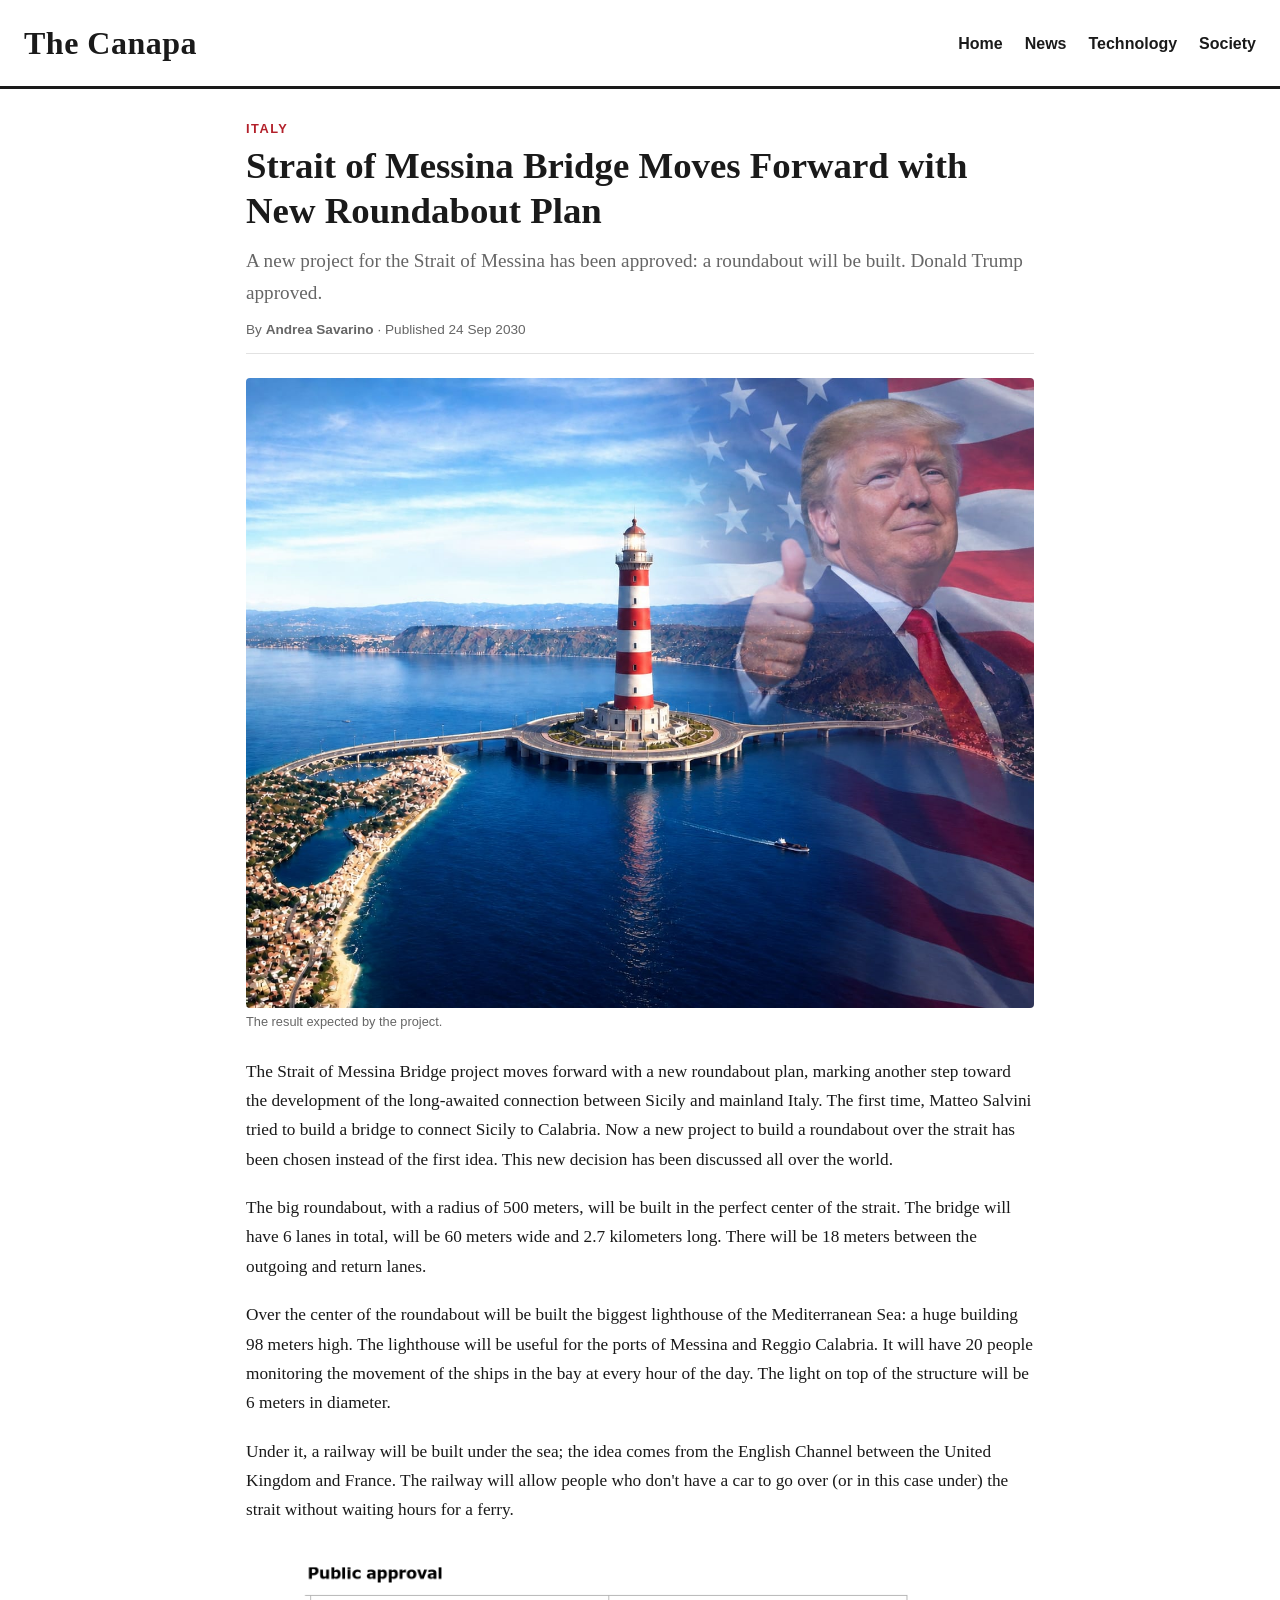
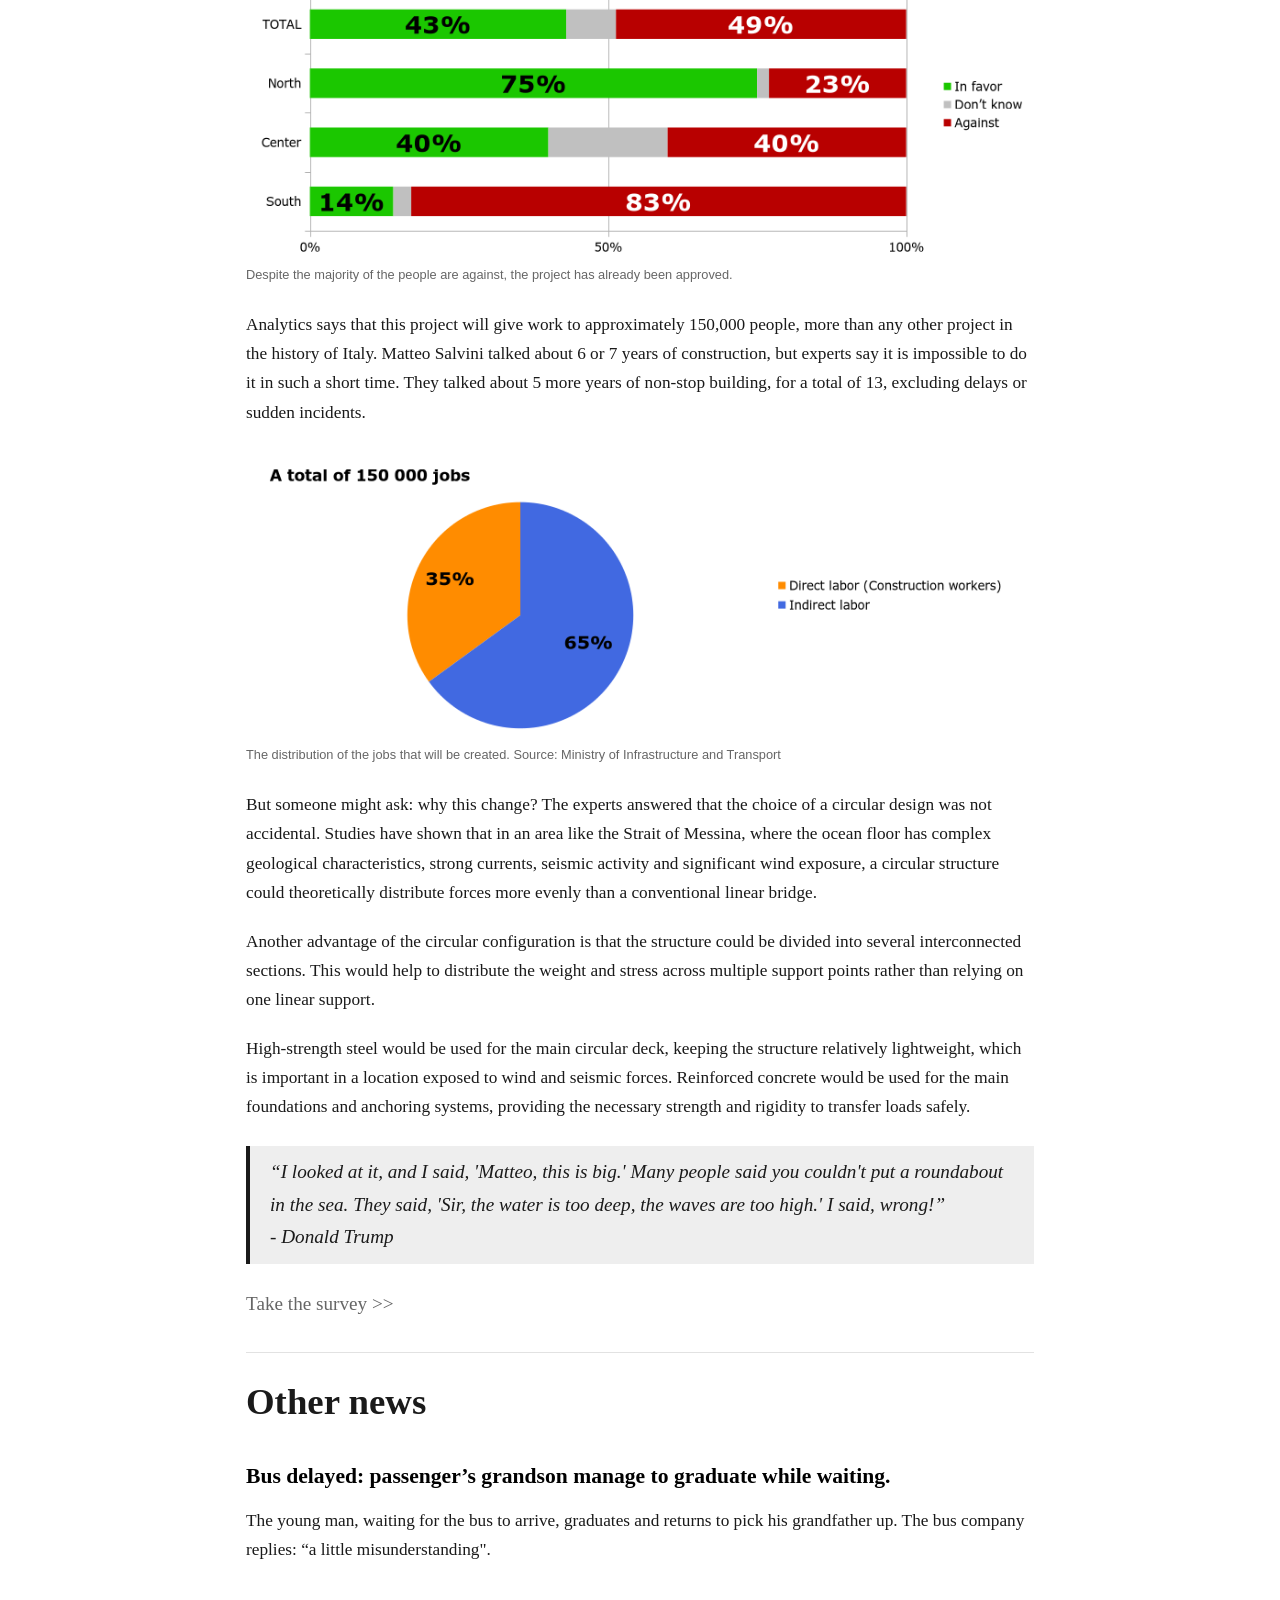
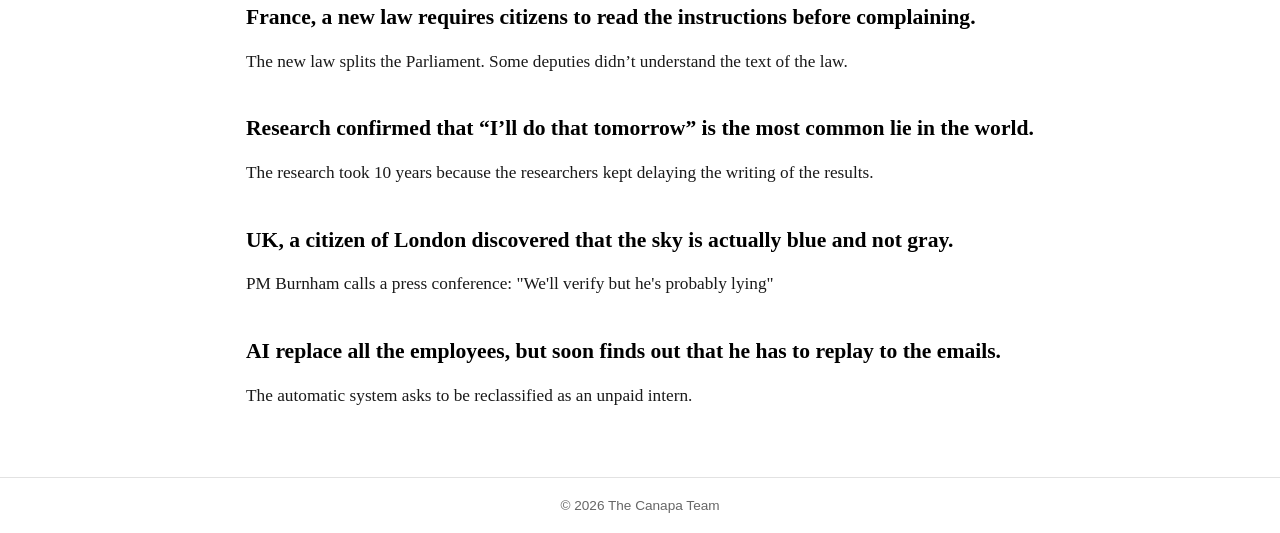
<file: index.html>
<!DOCTYPE html>
<html lang="it">
<head>
  <meta charset="UTF-8">
  <meta name="viewport" content="width=device-width, initial-scale=1.0">
  <title>The Canapa - Strait of Messina Bridge Moves Forward with New Roundabout Plan</title>
  <link rel="stylesheet" href="Style.css">
</head>
<body>

<header>
  <div class="logo">The Canapa</div>
  <nav>
    <a href="#">Home</a>
    <a href="#">News</a>
    <a href="#">Technology</a>
    <a href="#">Society</a>
  </nav>
</header>

<main>
  <div class="category">Italy</div>

  <h1>Strait of Messina Bridge Moves Forward with New Roundabout Plan</h1>

  <div class="subtitle">
    A new project for the Strait of Messina has been approved: a roundabout will be built. Donald Trump approved.
  </div>

  <div class="meta">
    By <strong>Andrea Savarino</strong> · Published  24 Sep 2030
  </div>

  <figure class="hero">
    <img src="Immagine_di_Trump.jpeg" alt="The result expected by the project.">
    <figcaption>The result expected by the project.</figcaption>
  </figure>

  <article>
    <p>
      The Strait of Messina Bridge project moves forward with a new roundabout plan, marking another step toward the development of the long-awaited connection between Sicily and mainland Italy. The first time, Matteo Salvini tried to build a bridge to connect Sicily to Calabria. Now a new project to build a roundabout over the strait has been chosen instead of the first idea. This new decision has been discussed all over the world.
    </p>

    <p>
      The big roundabout, with a radius of 500 meters, will be built in the perfect center of the strait. The bridge will have 6 lanes in total, will be 60 meters wide and 2.7 kilometers long. There will be 18 meters between the outgoing and return lanes.
    </p>

    <p>
      Over the center of the roundabout will be built the biggest lighthouse of the Mediterranean Sea: a huge building 98 meters high. The lighthouse will be useful for the ports of Messina and Reggio Calabria. It will have 20 people monitoring the movement of the ships in the bay at every hour of the day. The light on top of the structure will be 6 meters in diameter.
    </p>

    <p>
      Under it, a railway will be built under the sea; the idea comes from the English Channel between the United Kingdom and France. The railway will allow people who don't have a car to go over (or in this case under) the strait without waiting hours for a ferry.
    </p>

    <figure class="hero">
      <img src="approval.png" alt="">
      <figcaption>Despite the majority of the people are against, the project has already been approved.</figcaption>
    </figure>
    
    <p>
      Analytics says that this project will give work to approximately 150,000 people, more than any other project in the history of Italy. Matteo Salvini talked about 6 or 7 years of construction, but experts say it is impossible to do it in such a short time. They talked about 5 more years of non-stop building, for a total of 13, excluding delays or sudden incidents.
    </p>
    
    <figure class="hero">
      <img src="jobs.png" alt="">
      <figcaption>The distribution of the jobs that will be created. Source: Ministry of Infrastructure and Transport </figcaption>
    </figure>

    <p>
      But someone might ask: why this change? The experts answered that the choice of a circular design was not accidental. Studies have shown that in an area like the Strait of Messina, where the ocean floor has complex geological characteristics, strong currents, seismic activity and significant wind exposure, a circular structure could theoretically distribute forces more evenly than a conventional linear bridge.
    </p>
    <p>
      Another advantage of the circular configuration is that the structure could be divided into several interconnected sections. This would help to distribute the weight and stress across multiple support points rather than relying on one linear support.
    </p>

    <p>
      High-strength steel would be used for the main circular deck, keeping the structure relatively lightweight, which is important in a location exposed to wind and seismic forces. Reinforced concrete would be used for the main foundations and anchoring systems, providing the necessary strength and rigidity to transfer loads safely.
    </p>

    <blockquote>
      “I looked at it, and I said, 'Matteo, this is big.' Many people said you couldn't put a roundabout in the sea. They said, 'Sir, the water is too deep, the waves are too high.' I said, wrong!” <br> - Donald Trump
    </blockquote>
    <div class="subtitle">
      <a href="survey.html" style="text-decoration: none; color: #666;">Take the survey &gt;&gt;</a>
    </div>
    <p class="note">
    
    </p>
  </article>
  <div class="other">
    <h1>Other news</h1>
    <div class="news-preview">
      <article>
        <h2><a href="#">Bus delayed: passenger’s grandson manage to graduate while waiting.</a></h2>
        <p>The young man, waiting for the bus to arrive, graduates and returns to pick his grandfather up. The bus company replies: “a little misunderstanding".</p>
      </article>
      <article>
        <h2><a href="#">France, a new law requires citizens to read the instructions before complaining.</a></h2>
        <p>The new law splits the Parliament. Some deputies didn’t understand the text of the law.</p>
      </article>
      <article>
        <h2><a href="#">Research confirmed that “I’ll do that tomorrow” is the most common lie in the world.</a></h2>
        <p>The research took 10 years because the researchers kept delaying the writing of the results.</p>
      </article>
      <article>
        <h2><a href="#">UK, a citizen of London discovered that the sky is actually blue and not gray.</a></h2>
        <p>PM Burnham calls a press conference: "We'll verify but he's probably lying"</p>
      </article>
      <article>
        <h2><a href="#">AI replace all the employees, but soon finds out that he has to replay to the emails.</a></h2>
        <p>The automatic system asks to be reclassified as an unpaid intern.</p>
      </article>
    </div>
  </div>

</main>

<footer>
  © 2026 The Canapa Team
</footer>

</body>
</html>
</file>
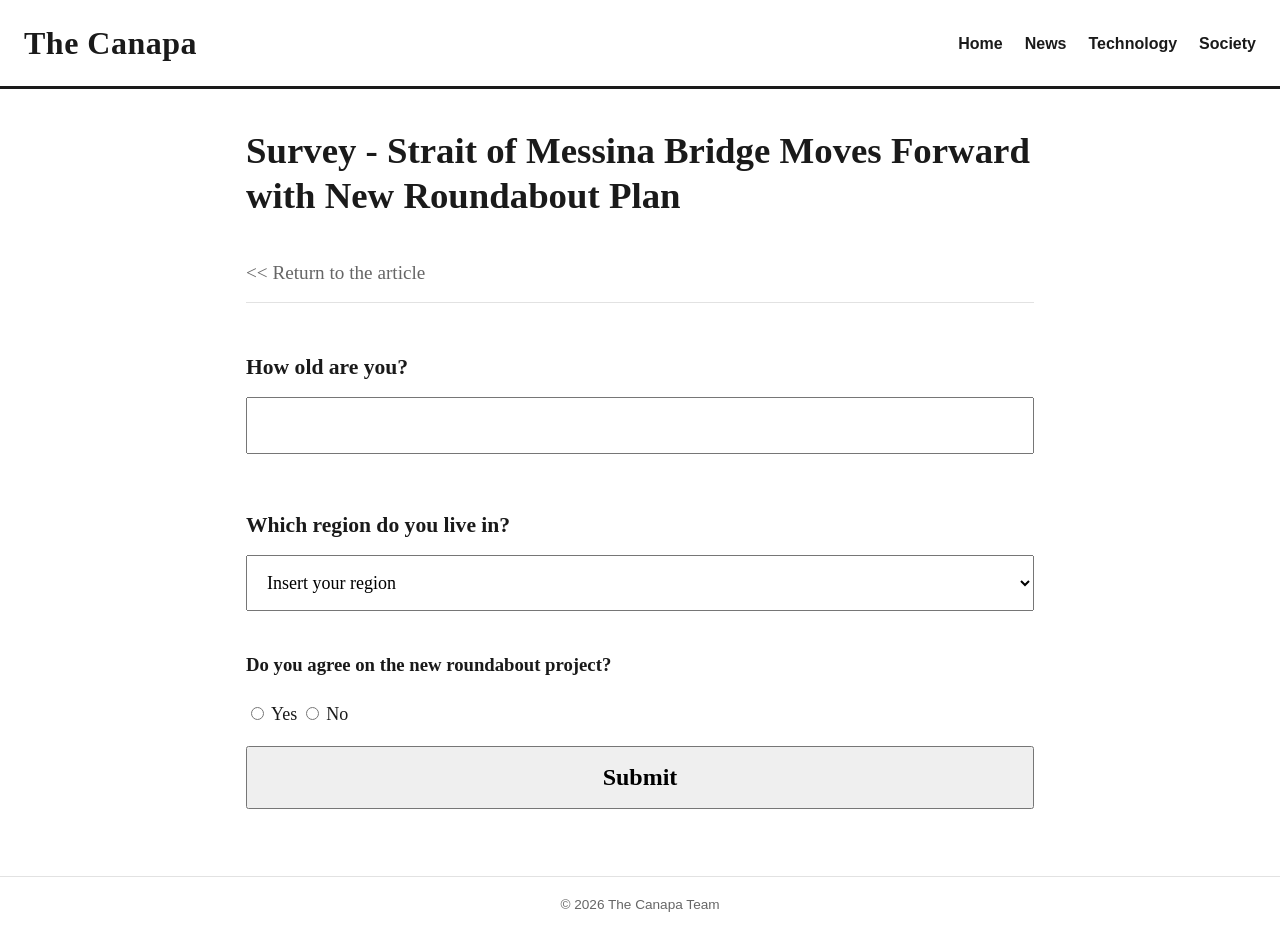
<file: survey.html>
<!DOCTYPE html>
<html lang="it">
<head>
    <meta charset="UTF-8">
    <meta name="viewport" content="width=device-width, initial-scale=1.0">
    <link rel="stylesheet" href="Style.css">
    <title>Survey - The Canapa</title>

    <style>
        body, button, select, option, input{
            font-family:Georgia,'Times New Roman',serif;
        }
        .ratio {
            margin-bottom: 1rem;
        }
        select, button, input.input-area {
            width: 100%;
            font-size: large;
            margin-bottom: 1.2rem;
            padding: 1rem;
        }
        span.ratio-content {
            font-size: large;
        }
        button {
            font-size: x-large;
            font-weight: 900;
        }
    </style>

</head>
<body>

    <header>
        <div class="logo">The Canapa</div>
        <nav>
            <a href="#">Home</a>
            <a href="#">News</a>
            <a href="#">Technology</a>
            <a href="#">Society</a>
        </nav>
    </header>
    <main>
        <div class="main">
            <div class="contenuto">
                <h1>Survey - Strait of Messina Bridge Moves Forward with New Roundabout Plan</h1><br>
                <div class="subtitle">
                    <a href="index.html" style="text-decoration: none; color: #666;">&lt;&lt; Return to the article</a>
                </div>
                <p class="note" style="margin-top: 1px;"></p>

                <article>
                    <div class="form-group">
                        <label><h2>How old are you?</h3></label>
                        <div class="input">
                            <input class="input-area" type="number">
                        </div>
                    </div>
                    <div class="form-group">
                        <label><h2>Which region do you live in?</h3></label>
                        <div class="input">
                            <select>
                                <option>Insert your region</option>
                                <option>Abruzzo</option>
                                <option>Basilicata</option>
                                <option>Calabria</option>
                                <option>Campania</option>
                                <option>Emilia-Romagna</option>
                                <option>Friuli-Venezia Giulia</option>
                                <option>Lazio</option>
                                <option>Liguria</option>
                                <option>Lombardia</option>
                                <option>Marche</option>
                                <option>Molise</option>
                                <option>Piemonte</option>
                                <option>Puglia</option>
                                <option>Sardegna</option>
                                <option>Sicilia</option>
                                <option>Toscana</option>
                                <option>Trentino-Alto Adige</option>
                                <option>Umbria</option>
                                <option>Valle d'Aosta</option>
                                <option>Veneto</option>
                            </select>
                        </div>
                    </div>
                    <div class="form-group">
                        <label><h3>Do you agree on the new roundabout project?</h3></label>
                        <div class="ratio">
                            <label class="radio-item">
                                <input type="radio" name="continue" value="yes"/>
                                <span class="ratio-content">Yes</span>
                            </label>
                            <label class="radio-item">
                                <input type="radio" name="continue" value="no"/>
                                <span class="ratio-content">No</span>
                            </label>
                        </div>
                    </div>
                    <div class="pulsanti">
                        <a href="index.html"><button class="button">Submit</button></a>
                    </div>
                </article>

            </div>
        </div>
    </main>
    <footer>
        © 2026 The Canapa Team
    </footer>
</body>
</html>
</file>
<file: Style.css>
:root { 
      --ink:#1a1a1a;
       --muted:#666; 
       --accent:#b3202a; 
       --line:#e2e2e2; --bg:#fff; 
       --box:#f4f6f9; 
      }
    * { 
      box-sizing:border-box; 
    }
    body { 
      margin:0; 
      font-family:Georgia,'Times New Roman',serif;
      color:var(--ink); 
      background:var(--bg); 
      line-height:1.7; 
    }
    header { 
      display:flex; 
      flex-wrap:wrap; 
      align-items:center; 
      justify-content:space-between;
       gap:12px; 
       padding:16px 24px;
        border-bottom:3px solid var(--ink); 
      }
    .logo { 
      font-size:2rem; 
      font-weight:bold; 
      letter-spacing:.5px; 
    }
    nav a { 
      margin-left:18px; 
      color:var(--ink); 
      text-decoration:none; 
      font:600 1rem Arial,sans-serif; 
    }
    nav a:hover { 
      color:var(--accent); 
    }
    main { 
      max-width:820px; 
      margin:0 auto; 
      padding:32px 16px 48px; 
    }
    .category { 
      color:var(--accent); 
      font:700 .8rem Arial,sans-serif; 
      text-transform:uppercase; letter-spacing:1.5px; 
    }
    h1 { 
      font-size:2.3rem;
      line-height:1.2; 
      margin:8px 0 12px; 
    }
    .subtitle { 
      font-size:1.2rem; 
      color:var(--muted); 
      margin-bottom:12px; 
    }
    .meta { 
      font:.85rem Arial,sans-serif; 
      color:var(--muted); 
      padding-bottom:16px; 
      border-bottom:1px solid var(--line); 
    }
    .hero {
      margin:24px 0 28px; 
    }
    .hero img { 
      width:100%; 
      height:auto; 
      display:block; 
      border-radius:4px; 
    }
    .hero figcaption { 
      font:.8rem Arial,sans-serif; 
      color:var(--muted); 
      margin-top:6px; 
    }
    article p { 
      font-size:1.08rem; 
      margin:0 0 1.1em; 
    }
    article h2 { 
      font-size:1.35rem; 
      margin:1.6em 0 .5em; 
    }
    .data-box { 
      background:var(--box); 
      border-left:5px solid var(--accent); 
      padding:16px 20px; 
      margin:28px 0; 
      font-family:Arial,sans-serif; 
    }
    .data-box ul { 
      margin:10px 0 0; 
      padding-left:20px; 
    }
    .data-box li { 
      margin:4px 0; 
    }
    blockquote { 
      margin:24px 0; 
      padding:10px 20px; 
      border-left:4px solid var(--ink); 
      font-size:1.2rem; 
      font-style:italic;
      background-color: rgb(238, 238, 238);
    }
    blockquote cite { 
      display:block; 
      margin-top:6px; 
      font:600 .85rem Arial,sans-serif; 
      font-style:normal; 
      color:var(--muted); 
    }
    .note { 
      font:.8rem Arial,sans-serif; 
      color:var(--muted); 
      border-top:1px solid var(--line); 
      padding-top:12px; 
      margin-top:32px; 
    }
    .news-preview a {
      text-decoration: none;
      color: black;
    }

    footer { 
      text-align:center; 
      padding:20px; 
      font:.85rem Arial,sans-serif; 
      color:var(--muted); 
      border-top:1px solid var(--line); 
    }
    @media (max-width:600px){ 
      h1{
        font-size:1.7rem;
      } 
      nav a{
        margin:0 12px 0 0;
      } 
    }
</file>
